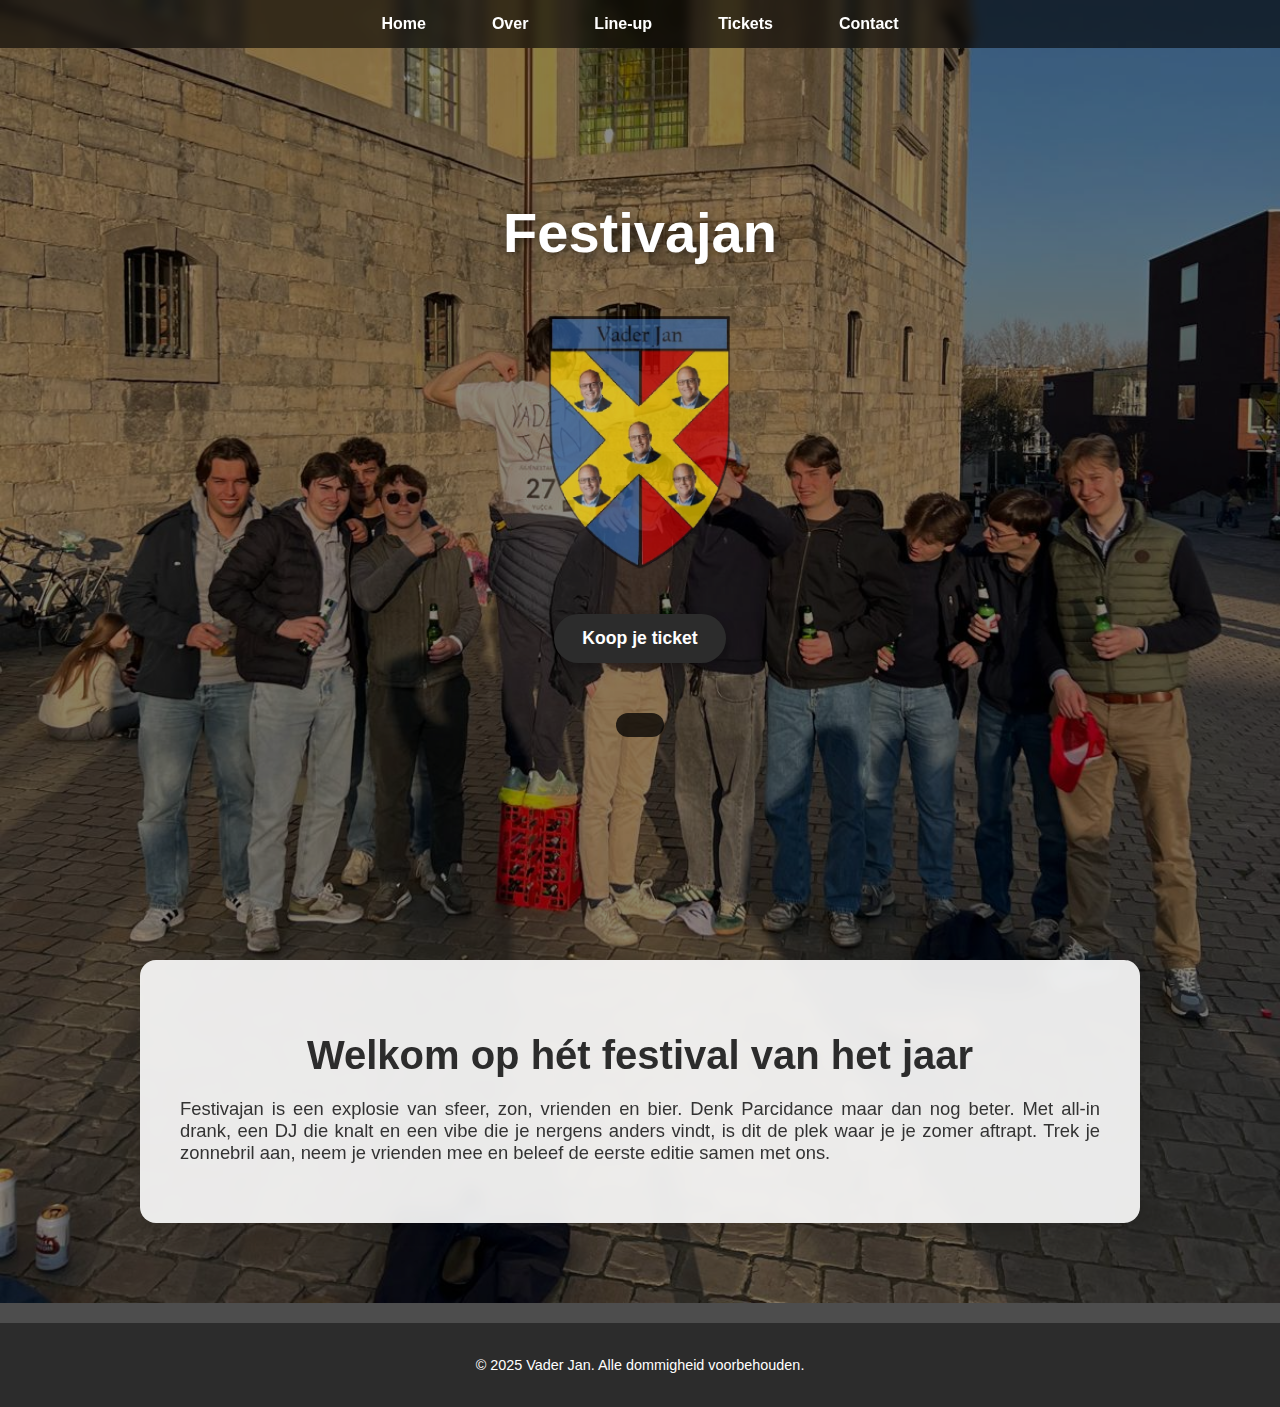
<file: index.html>
<!-- /index.html aangepast voor titel en knop boven/onder schild -->
<!DOCTYPE html>
<html lang="nl">
  <head>
    <meta charset="UTF-8" />
    <meta name="viewport" content="width=device-width, initial-scale=1.0" />
    <title>Festivajan 2025</title>
    <link rel="stylesheet" href="style.css" />
    <link rel="stylesheet" href="hamburger.css" />
    <meta
      name="description"
      content="Festivajan is het gekste studentenfestival van het jaar. All-in pintjes, zon, DJ's en pure sfeer in Gits."
    />
    <meta
      name="keywords"
      content="Festivajan, studentenfestival, Gits, zomer, tickets, pintjes, DJ, Vader Jan"
    />
    <meta name="author" content="Vader Jan" />
    <link rel="icon" type="image/png" href="images/Vader jan schild.png" />
  </head>
  <body>
    <!-- Hamburger menu knop (alleen zichtbaar op mobiel) -->
    <div class="hamburger" onclick="toggleMenu()">
      <div></div>
      <div></div>
      <div></div>
    </div>

    <!-- Navigatie bovenaan -->
    <nav id="main-nav">
      <ul class="nav-menu">
        <li><a href="index.html">Home</a></li>
        <li><a href="event.html">Over</a></li>
        <li><a href="lineup.html">Line-up</a></li>
        <li><a href="tickets.html">Tickets</a></li>
        <li><a href="contact.html">Contact</a></li>
      </ul>
    </nav>

    <!-- Hero met titel, schild en knop -->
    <div class="hero home-hero">
      <div class="hero-overlay">
        <h1 class="hero-title">Festivajan</h1>
        <img
          src="images/Vader jan schild.png"
          alt="Vader Jan Logo"
          class="logo centered-logo"
        />
        <a href="tickets.html" class="hero-button">Koop je ticket</a>
      </div>
      <div id="countdown" class="countdown-box fancy"></div>
    </div>

    <!-- Scroll-content onder de hero -->
    <main>
      <section class="intro">
        <h2>Welkom op hét festival van het jaar</h2>
        <p>
          Festivajan is een explosie van sfeer, zon, vrienden en bier. Denk
          Parcidance maar dan nog beter. Met all-in drank, een DJ die knalt en
          een vibe die je nergens anders vindt, is dit de plek waar je je zomer
          aftrapt. Trek je zonnebril aan, neem je vrienden mee en beleef de
          eerste editie samen met ons.
        </p>
      </section>
    </main>

    <footer>
      <p>&copy; 2025 Vader Jan. Alle dommigheid voorbehouden.</p>
    </footer>
    <script src="hamburger.js"></script>
    <script>
      const countdown = document.getElementById("countdown");
      const eventDate = new Date("August 9, 2025 18:00:00").getTime();
      const icons = ["\u23F3", "\u2728", "\uD83C\uDF1F", "\uD83C\uDF89"];
      let iconIndex = 0;

      setInterval(() => {
        const now = new Date().getTime();
        const distance = eventDate - now;

        if (distance <= 0) {
          countdown.innerHTML = "\uD83D\uDD25 Het is vandaag! \uD83D\uDD25";
          return;
        }

        const days = Math.floor(distance / (1000 * 60 * 60 * 24));
        const hours = Math.floor(
          (distance % (1000 * 60 * 60 * 24)) / (1000 * 60 * 60)
        );

        const currentIcon = icons[iconIndex];
        iconIndex = (iconIndex + 1) % icons.length;

        countdown.innerHTML = `${currentIcon} ${days}d ${hours}u tot Festivajan!`;
      }, 1500);
    </script>
  </body>
</html>
</file>
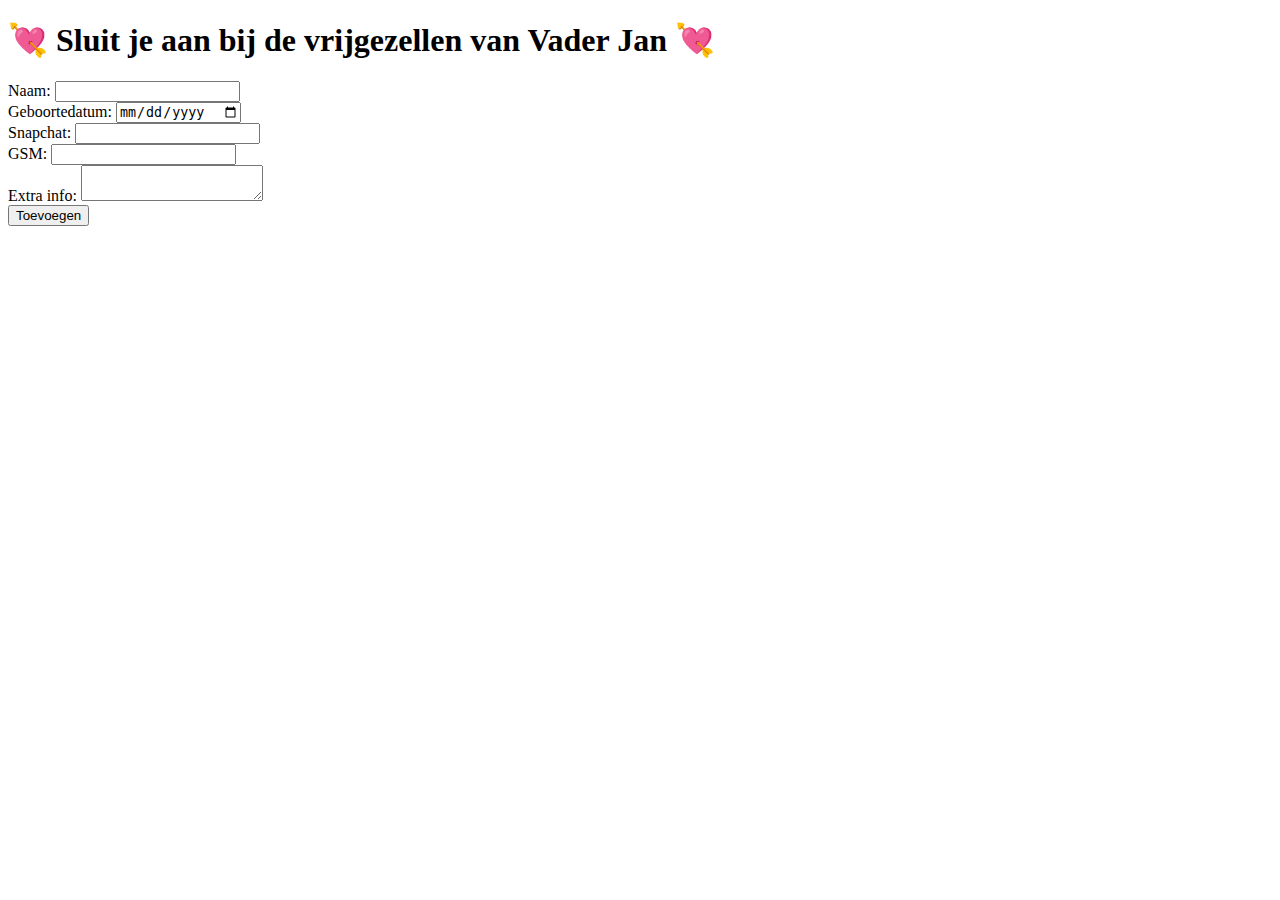
<file: aanmelden.html>
<!DOCTYPE html>
<html lang="nl">
  <head>
    <meta charset="UTF-8" />
    <title>Word een vrijgezel van Vader Jan</title>
    <link rel="icon" type="image/png" href="images/Vader jan schild.png" />
  </head>
  <body>
    <h1>💘 Sluit je aan bij de vrijgezellen van Vader Jan 💘</h1>
    <form action="https://vaderjan.infy.uk/verwerk.php" method="post">
      <label>Naam: <input type="text" name="naam" required /></label><br />
      <label
        >Geboortedatum:
        <input type="date" name="geboortedatum" required /></label
      ><br />
      <label>Snapchat: <input type="text" name="snapchat" /></label><br />
      <label>GSM: <input type="text" name="gsm" /></label><br />
      <label>Extra info: <textarea name="extra"></textarea></label><br />
      <button type="submit">Toevoegen</button>
    </form>
  </body>
</html>
</file>
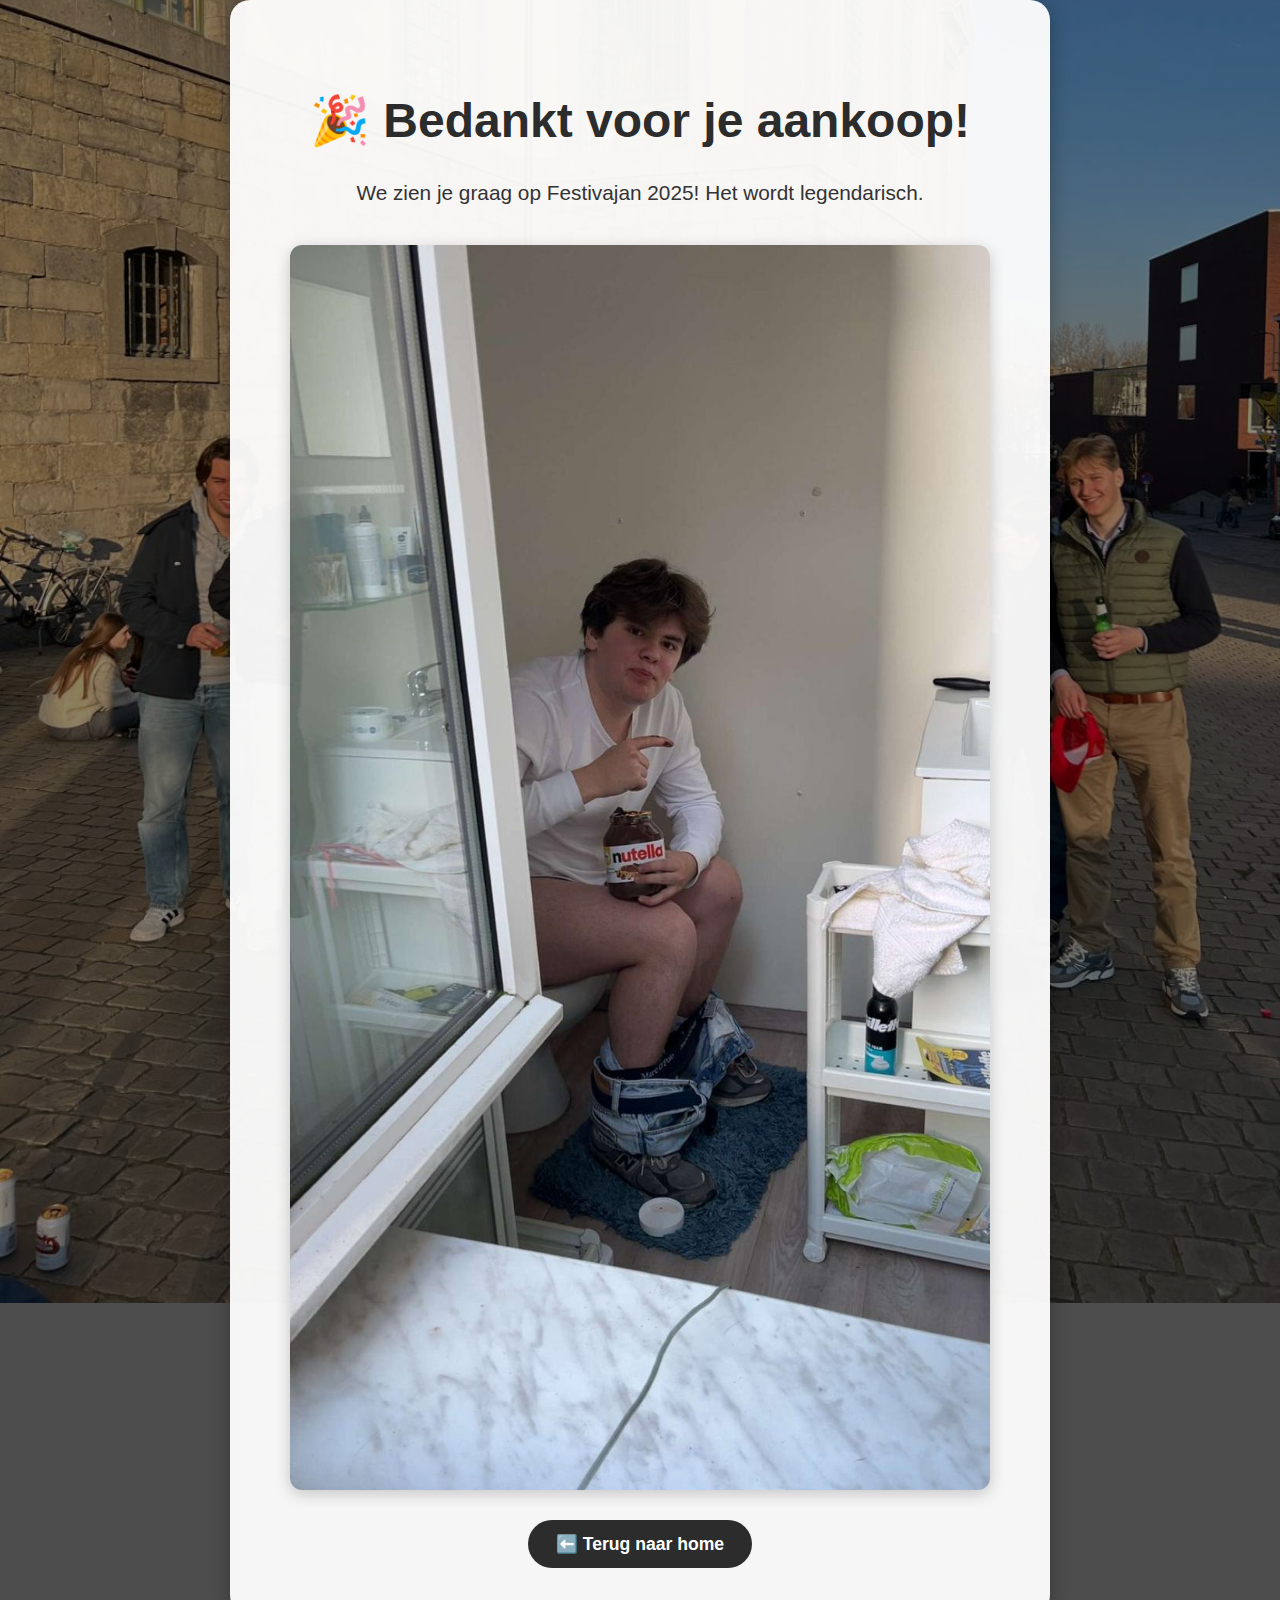
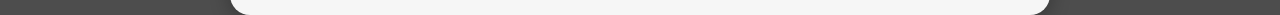
<file: bedankt.html>
<!DOCTYPE html>
<html lang="nl">
  <head>
    <meta charset="UTF-8" />
    <meta name="viewport" content="width=device-width, initial-scale=1.0" />
    <title>Bedankt voor je aankoop!</title>
    <link rel="stylesheet" href="style.css" />
    <link rel="icon" type="image/png" href="images/Vader jan schild.png" />
  </head>
  <body class="bedankt-page">
    <div class="thankyou-container">
      <h1>🎉 Bedankt voor je aankoop!</h1>
      <p>We zien je graag op Festivajan 2025! Het wordt legendarisch.</p>
      <img src="images/bedankt.jpeg" alt="Vader Jan sfeer" />
      <br />
      <a href="index.html" class="button">⬅️ Terug naar home</a>
    </div>
  </body>
</html>
</file>
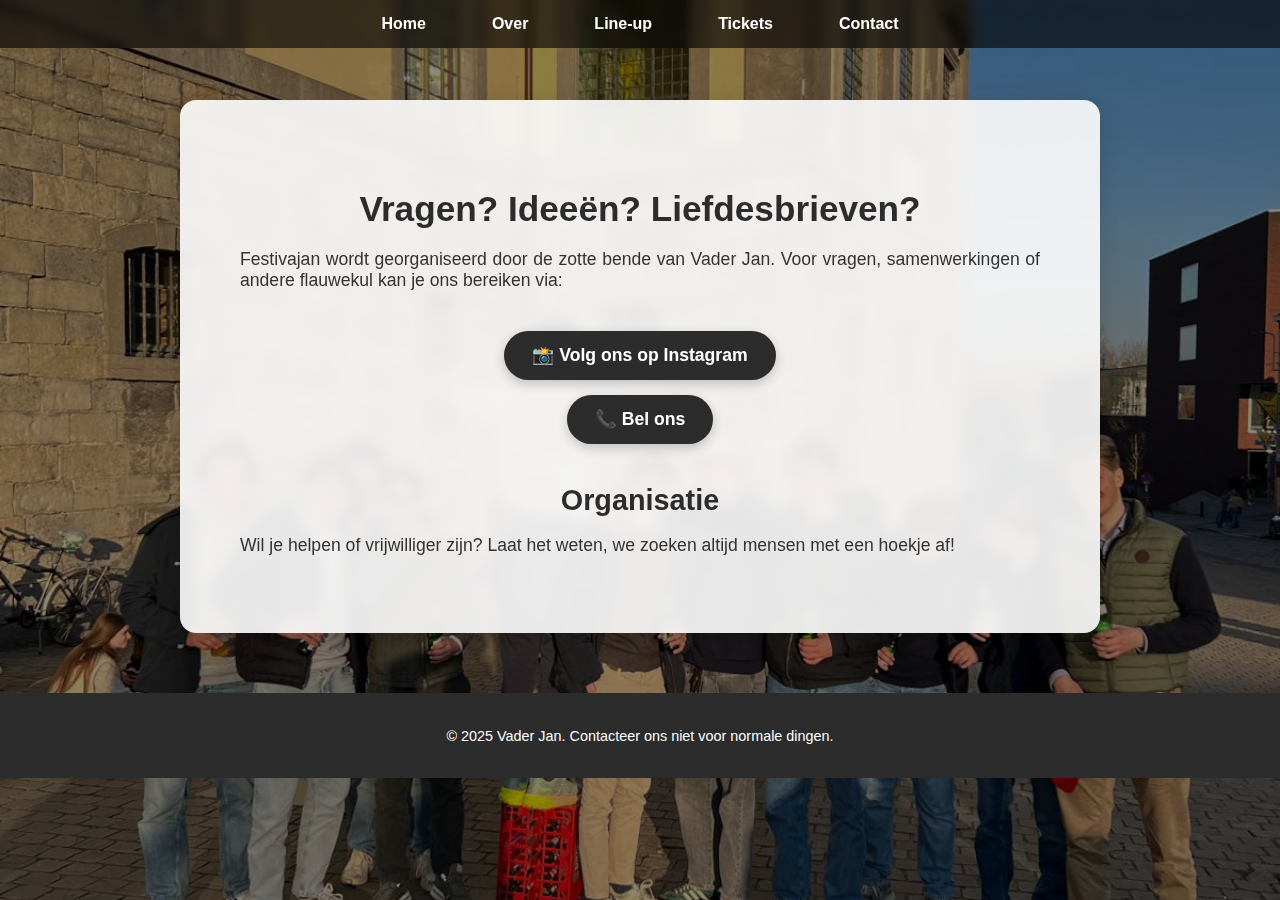
<file: contact.html>
<!DOCTYPE html>
<html lang="nl">
  <head>
    <meta charset="UTF-8" />
    <meta name="viewport" content="width=device-width, initial-scale=1.0" />
    <title>Contact - Festivajan 2025</title>
    <link rel="stylesheet" href="style.css" />
    <link rel="stylesheet" href="hamburger.css" />
    <meta name="description" content="Festivajan is het gekste studentenfestival van het jaar. All-in pintjes, zon, DJ's en pure sfeer in Gits.">
<meta name="keywords" content="Festivajan, studentenfestival, Gits, zomer, tickets, pintjes, DJ, Vader Jan">
<meta name="author" content="Vader Jan">
<link rel="icon" type="image/png" href="images/Vader jan schild.png" />
  </head>
  <body>
    <!-- Hamburger menu knop (alleen zichtbaar op mobiel) -->
    <div class="hamburger" onclick="toggleMenu()">
      <div></div>
      <div></div>
      <div></div>
    </div>

    <!-- Navigatie bovenaan -->
    <nav id="main-nav">
      <ul class="nav-menu">
        <li><a href="index.html">Home</a></li>
        <li><a href="event.html">Over</a></li>
        <li><a href="lineup.html">Line-up</a></li>
        <li><a href="tickets.html">Tickets</a></li>
        <li><a href="contact.html">Contact</a></li>
      </ul>
    </nav>
      </div>
    </header>

    <main class="contact-section">
      <h2>Vragen? Ideeën? Liefdesbrieven?</h2>
      <p>
        Festivajan wordt georganiseerd door de zotte bende van Vader Jan. Voor
        vragen, samenwerkingen of andere flauwekul kan je ons bereiken via:
      </p>

      <div class="contact-buttons">
        <a
          href="https://www.instagram.com/juleslejaeghere"
          target="_blank"
          class="contact-button"
        >
          📸 Volg ons op Instagram
        </a>
        <a href="tel:+32468131975" class="contact-button"> 📞 Bel ons </a>
      </div>

      <h3>Organisatie</h3>
      <p>
        Wil je helpen of vrijwilliger zijn? Laat het weten, we zoeken altijd
        mensen met een hoekje af!
      </p>
    </main>

    <footer>
      <p>&copy; 2025 Vader Jan. Contacteer ons niet voor normale dingen.</p>
    </footer>
    <script src="hamburger.js"></script>
  </body>
</html>
</file>
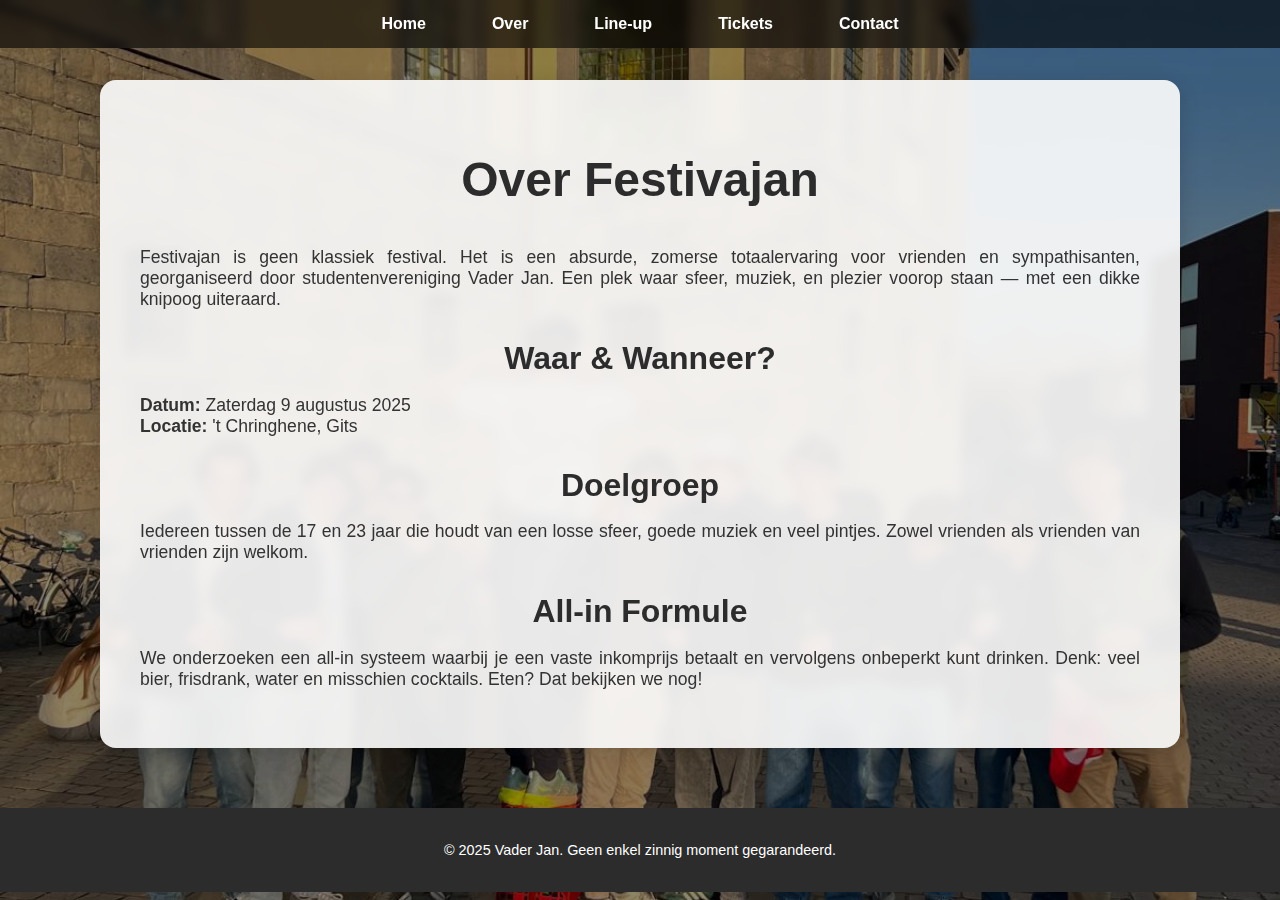
<file: event.html>
<!-- /event.html -->
<!DOCTYPE html>
<html lang="nl">
  <head>
    <meta charset="UTF-8" />
    <meta name="viewport" content="width=device-width, initial-scale=1.0" />
    <title>Over Festivajan</title>
    <link rel="stylesheet" href="style.css" />
    <link rel="stylesheet" href="hamburger.css" />
  </head>
  <body>
    <!-- Hamburger menu knop (alleen zichtbaar op mobiel) -->
    <div class="hamburger" onclick="toggleMenu()">
      <div></div>
      <div></div>
      <div></div>
    </div>

    <!-- Navigatie bovenaan -->
    <nav id="main-nav">
      <ul class="nav-menu">
        <li><a href="index.html">Home</a></li>
        <li><a href="event.html">Over</a></li>
        <li><a href="lineup.html">Line-up</a></li>
        <li><a href="tickets.html">Tickets</a></li>
        <li><a href="contact.html">Contact</a></li>
      </ul>
    </nav>
      </div>
    </header>

    <main class="event-section">
      <section>
        <h1 class="page-title">Over Festivajan</h1>
        <p>
          Festivajan is geen klassiek festival. Het is een absurde, zomerse
          totaalervaring voor vrienden en sympathisanten, georganiseerd door
          studentenvereniging Vader Jan. Een plek waar sfeer, muziek, en plezier
          voorop staan — met een dikke knipoog uiteraard.
        </p>

        <h2>Waar & Wanneer?</h2>
        <p>
          <strong>Datum:</strong> Zaterdag 9 augustus 2025<br />
          <strong>Locatie:</strong> 't Chringhene, Gits
        </p>

        <h2>Doelgroep</h2>
        <p>
          Iedereen tussen de 17 en 23 jaar die houdt van een losse sfeer, goede
          muziek en veel pintjes. Zowel vrienden als vrienden van vrienden zijn
          welkom.
        </p>

        <h2>All-in Formule</h2>
        <p>
          We onderzoeken een all-in systeem waarbij je een vaste inkomprijs
          betaalt en vervolgens onbeperkt kunt drinken. Denk: veel bier,
          frisdrank, water en misschien cocktails. Eten? Dat bekijken we nog!
        </p>
      </section>
    </main>

    <footer>
      <p>&copy; 2025 Vader Jan. Geen enkel zinnig moment gegarandeerd.</p>
    </footer>
    <script src="hamburger.js"></script>
  </body>
</html>
</file>
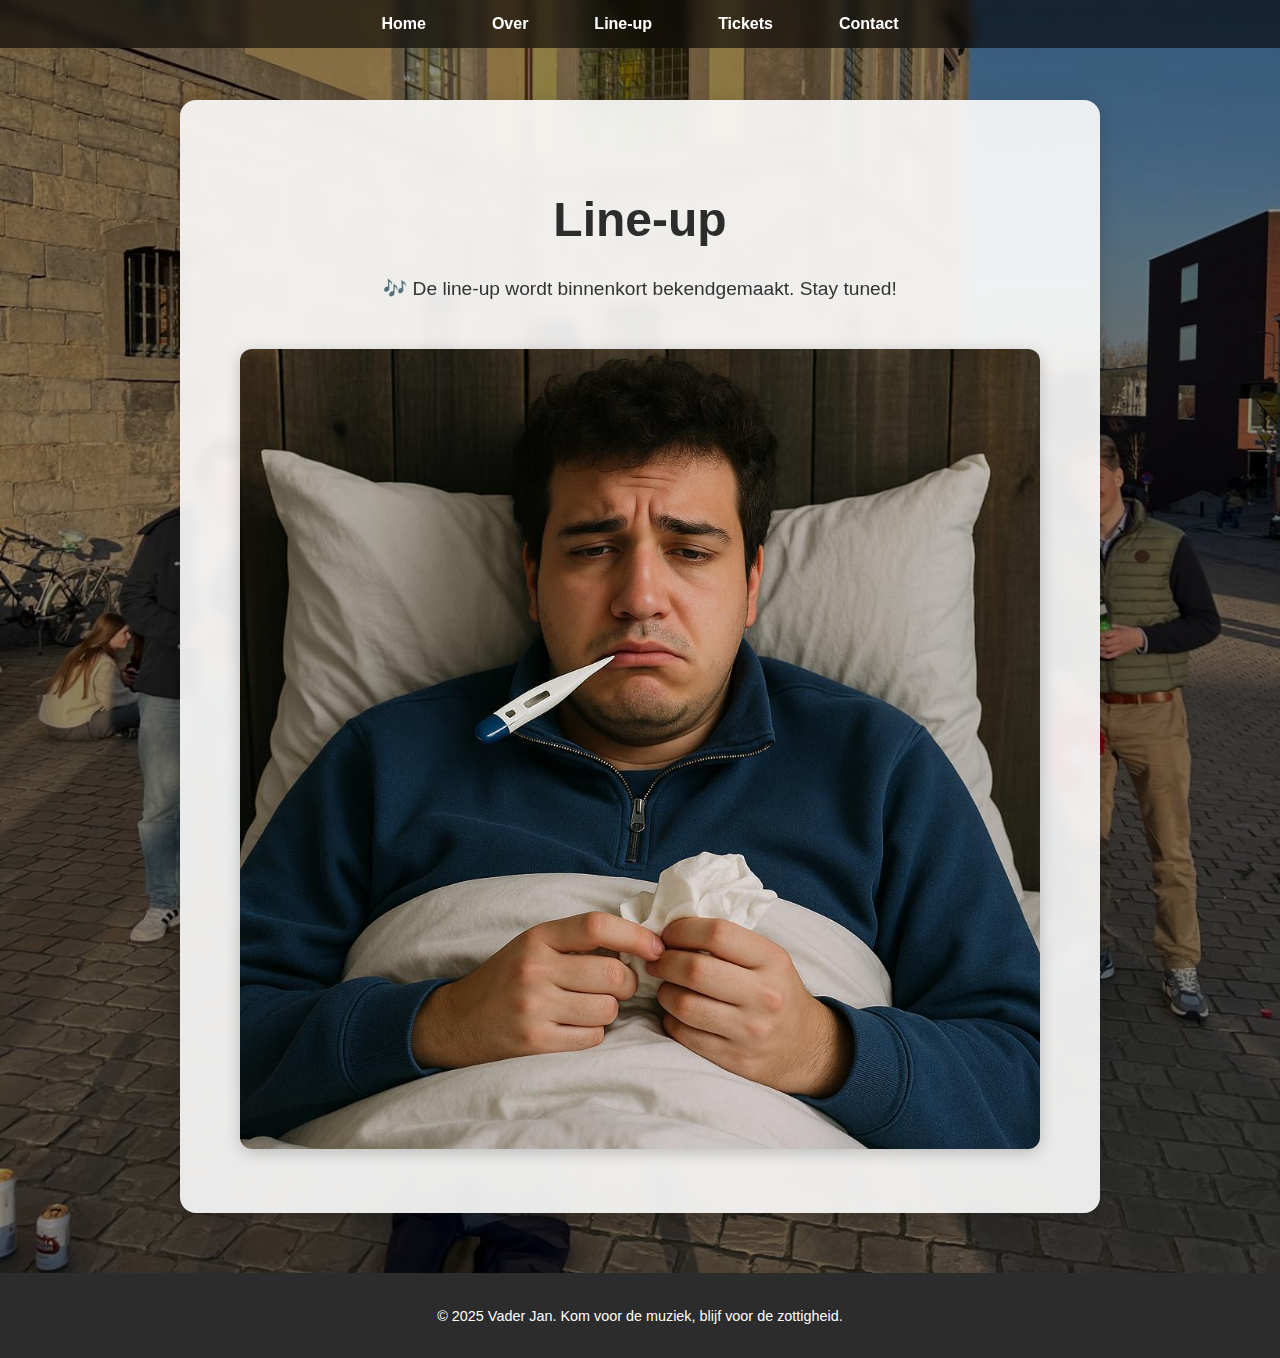
<file: lineup.html>
<!-- /lineup.html -->
<!DOCTYPE html>
<html lang="nl">
  <head>
    <meta charset="UTF-8" />
    <meta name="viewport" content="width=device-width, initial-scale=1.0" />
    <title>Line-up - Festivajan 2025</title>
    <link rel="stylesheet" href="style.css" />
    <link rel="stylesheet" href="hamburger.css" />
    <meta name="description" content="Festivajan is het gekste studentenfestival van het jaar. All-in pintjes, zon, DJ's en pure sfeer in Gits.">
<meta name="keywords" content="Festivajan, studentenfestival, Gits, zomer, tickets, pintjes, DJ, Vader Jan">
<meta name="author" content="Vader Jan">
<link rel="icon" type="image/png" href="images/Vader jan schild.png" />
  </head>
  <body>
    <!-- Hamburger menu knop (alleen zichtbaar op mobiel) -->
    <div class="hamburger" onclick="toggleMenu()">
      <div></div>
      <div></div>
      <div></div>
    </div>

    <!-- Navigatie bovenaan -->
    <nav id="main-nav">
      <ul class="nav-menu">
        <li><a href="index.html">Home</a></li>
        <li><a href="event.html">Over</a></li>
        <li><a href="lineup.html">Line-up</a></li>
        <li><a href="tickets.html">Tickets</a></li>
        <li><a href="contact.html">Contact</a></li>
      </ul>
    </nav>
      </div>
    </header>

    <main class="lineup-section">
      <h1>Line-up</h1>
      <p>🎶 De line-up wordt binnenkort bekendgemaakt. Stay tuned!</p>
      <img
        src="images/lineup_foto.jpeg"
        alt="To be announced"
        class="lineup-image"
      />
    </main>

    <footer>
      <p>
        &copy; 2025 Vader Jan. Kom voor de muziek, blijf voor de zottigheid.
      </p>
    </footer>
    <script src="hamburger.js"></script>
  </body>
</html>
</file>
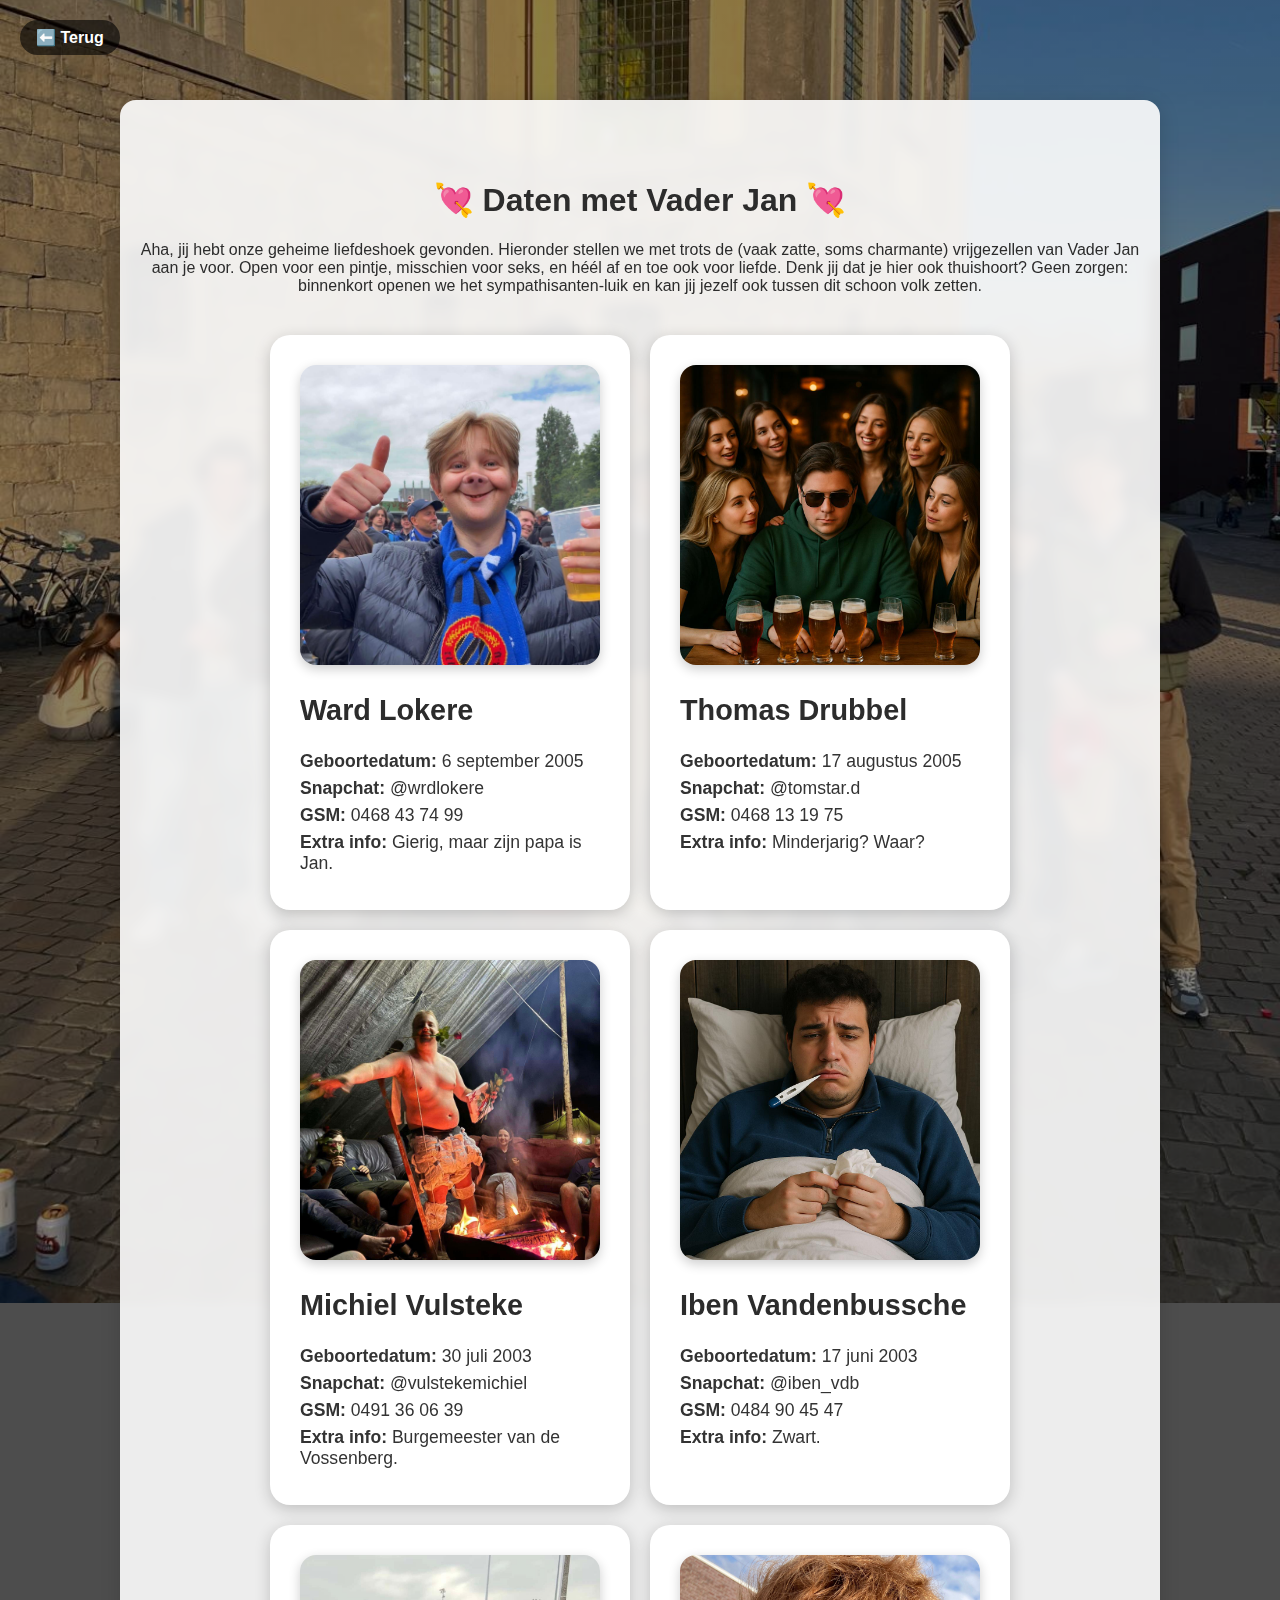
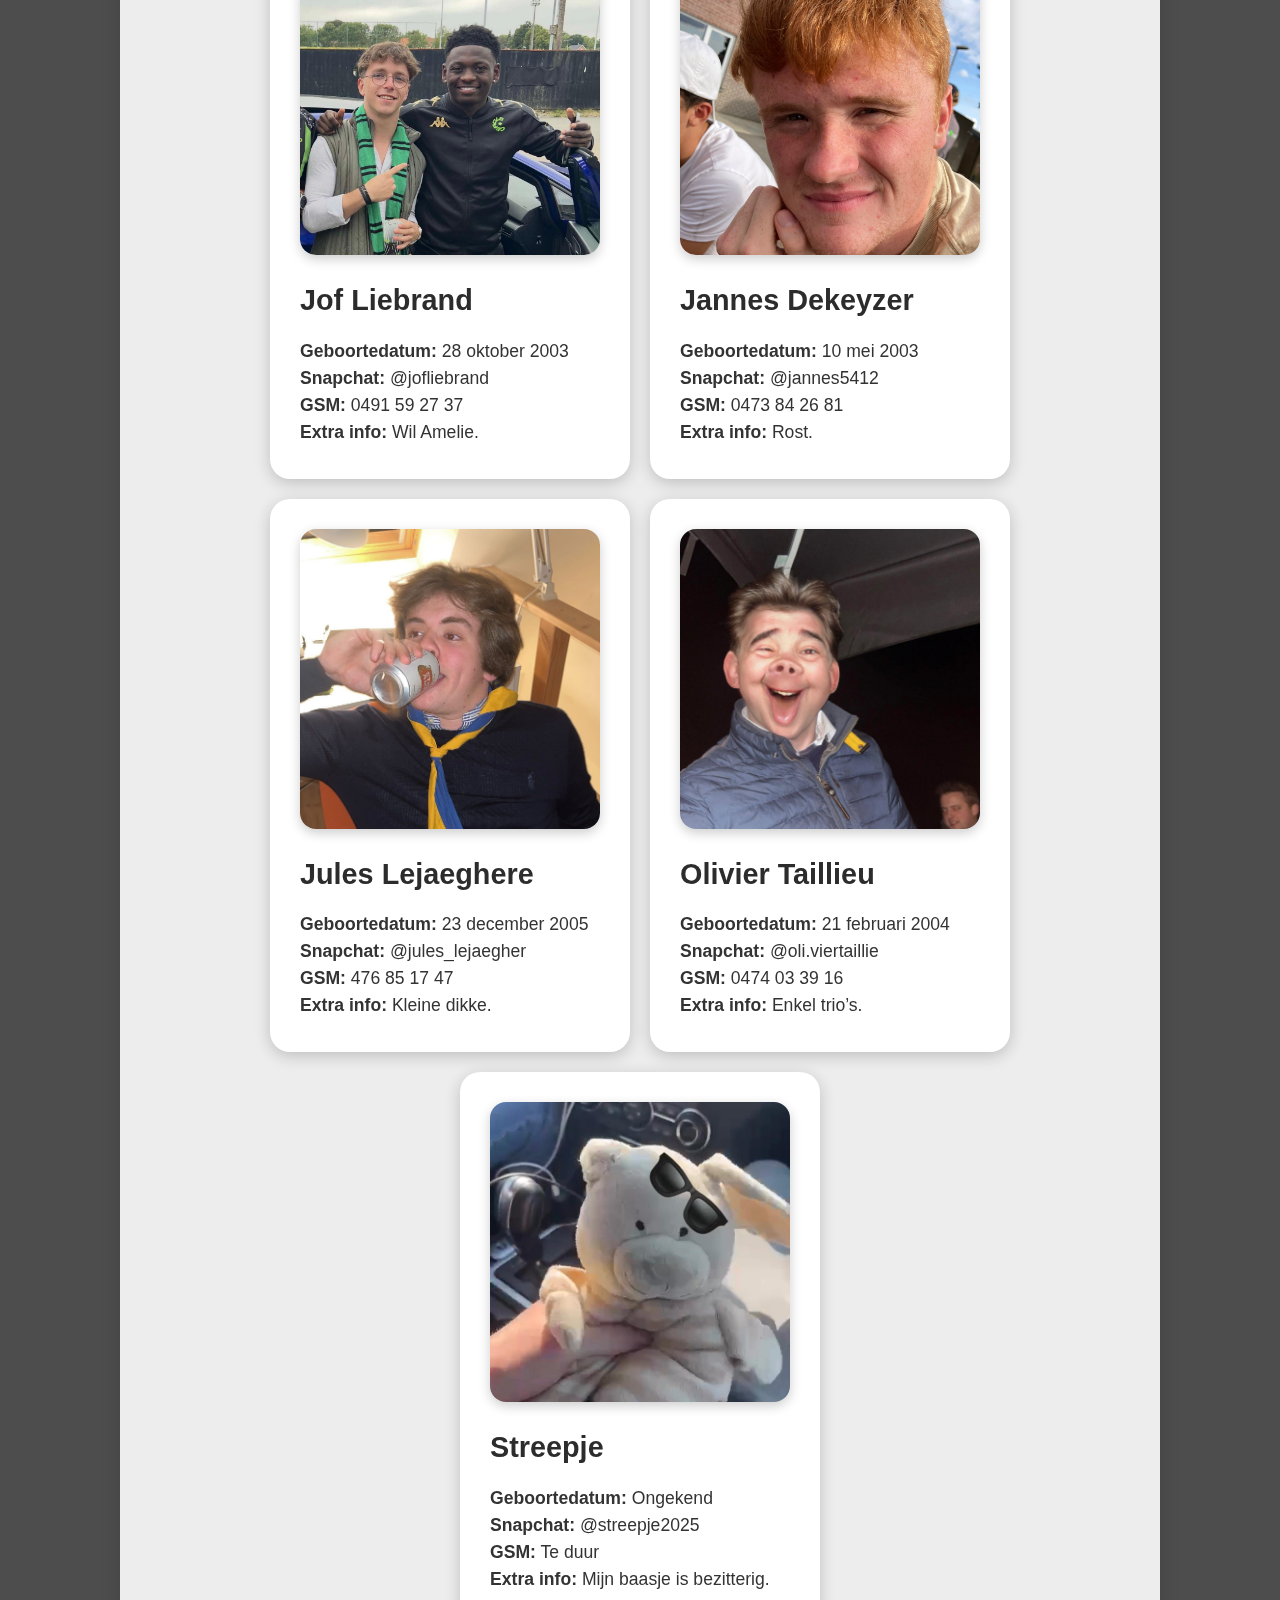
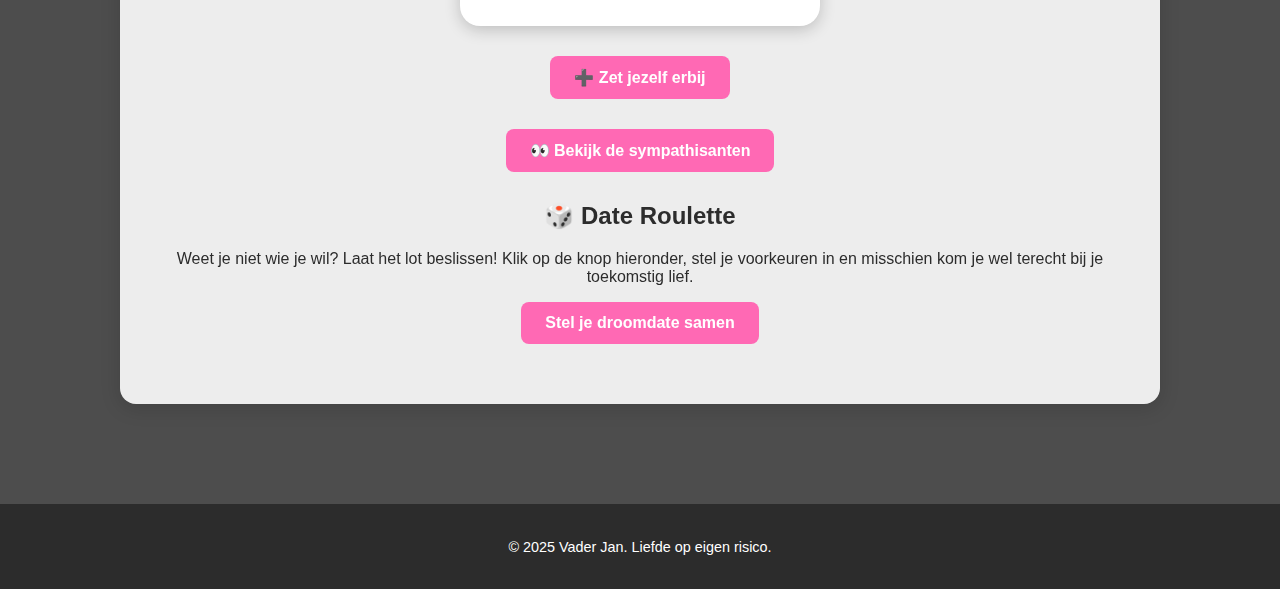
<file: singles.html>
<!DOCTYPE html>
<html lang="nl">
  <head>
    <meta charset="UTF-8" />
    <meta name="viewport" content="width=device-width, initial-scale=1.0" />
    <title>Vrijgezellen van Vader Jan</title>
    <link rel="stylesheet" href="style.css" />
    <link rel="stylesheet" href="hamburger.css" />
    <link rel="icon" type="image/png" href="images/Vader jan schild.png" />
  </head>
  <body>
    <a href="contact.html" class="back-button">⬅️ Terug</a>

    <main class="singles-page">
      <h1>💘 Daten met Vader Jan 💘</h1>
      <p>
        Aha, jij hebt onze geheime liefdeshoek gevonden. Hieronder stellen we
        met trots de (vaak zatte, soms charmante) vrijgezellen van Vader Jan aan
        je voor. Open voor een pintje, misschien voor seks, en héél af en toe
        ook voor liefde. Denk jij dat je hier ook thuishoort? Geen zorgen:
        binnenkort openen we het sympathisanten-luik en kan jij jezelf ook
        tussen dit schoon volk zetten.
      </p>

      <div class="profiles-container">
        <div class="single-profile">
          <img src="images/ward.jpeg" alt="Ward Lokere" class="profile-pic" />
          <h2>Ward Lokere</h2>
          <p><strong>Geboortedatum:</strong> 6 september 2005</p>
          <p>
            <strong>Snapchat:</strong>
            <a href="https://www.snapchat.com/add/wrdlokere" target="_blank"
              >@wrdlokere</a
            >
          </p>
          <p>
            <strong>GSM:</strong> <a href="tel:+32468437499">0468 43 74 99</a>
          </p>
          <p><strong>Extra info:</strong> Gierig, maar zijn papa is Jan.</p>
        </div>

        <div class="single-profile">
          <img
            src="images/thomas.jpeg"
            alt="Thomas Drubbel"
            class="profile-pic"
          />
          <h2>Thomas Drubbel</h2>
          <p><strong>Geboortedatum:</strong> 17 augustus 2005</p>
          <p>
            <strong>Snapchat:</strong>
            <a href="https://www.snapchat.com/add/tomstar.d" target="_blank"
              >@tomstar.d</a
            >
          </p>
          <p>
            <strong>GSM:</strong> <a href="tel:+32468131975">0468 13 19 75</a>
          </p>
          <p><strong>Extra info:</strong> Minderjarig? Waar?</p>
        </div>

        <div class="single-profile">
          <img
            src="images/michiel.jpeg"
            alt="Michiel Vulsteke"
            class="profile-pic"
          />
          <h2>Michiel Vulsteke</h2>
          <p><strong>Geboortedatum:</strong> 30 juli 2003</p>
          <p>
            <strong>Snapchat:</strong>
            <a
              href="https://www.snapchat.com/add/vulstekemichiel"
              target="_blank"
              >@vulstekemichiel</a
            >
          </p>
          <p><strong>GSM:</strong> 0491 36 06 39</p>
          <p><strong>Extra info:</strong> Burgemeester van de Vossenberg.</p>
        </div>

        <div class="single-profile">
          <img
            src="images/lineup_foto.jpeg"
            alt="Iben Vandenbussche"
            class="profile-pic"
          />
          <h2>Iben Vandenbussche</h2>
          <p><strong>Geboortedatum:</strong> 17 juni 2003</p>
          <p>
            <strong>Snapchat:</strong>
            <a href="https://www.snapchat.com/add/iben_vdb" target="_blank"
              >@iben_vdb</a
            >
          </p>
          <p><strong>GSM:</strong> 0484 90 45 47</p>
          <p><strong>Extra info:</strong> Zwart.</p>
        </div>

        <div class="single-profile">
          <img src="images/jof.jpeg" alt="Jof Liebrand" class="profile-pic" />
          <h2>Jof Liebrand</h2>
          <p><strong>Geboortedatum:</strong> 28 oktober 2003</p>
          <p>
            <strong>Snapchat:</strong>
            <a href="https://www.snapchat.com/add/jofliebrand" target="_blank"
              >@jofliebrand</a
            >
          </p>
          <p>
            <strong>GSM:</strong> <a href="tel:+32491592737">0491 59 27 37</a>
          </p>
          <p><strong>Extra info:</strong> Wil Amelie.</p>
        </div>
        <div class="single-profile">
          <img
            src="images/jannes.jpeg"
            alt="Jannes Dekeyzer"
            class="profile-pic"
          />
          <h2>Jannes Dekeyzer</h2>
          <p><strong>Geboortedatum:</strong> 10 mei 2003</p>
          <p>
            <strong>Snapchat:</strong>
            <a href="https://www.snapchat.com/add/jannes5412" target="_blank"
              >@jannes5412</a
            >
          </p>
          <p>
            <strong>GSM:</strong> <a href="tel:+32473842681">0473 84 26 81</a>
          </p>
          <p><strong>Extra info:</strong> Rost.</p>
        </div>

        <div class="single-profile">
          <img
            src="images/jules.jpeg"
            alt="Jules Lejaeghere"
            class="profile-pic"
          />
          <h2>Jules Lejaeghere</h2>
          <p><strong>Geboortedatum:</strong> 23 december 2005</p>
          <p>
            <strong>Snapchat:</strong>
            <a
              href="https://www.snapchat.com/add/jules_lejaegher"
              target="_blank"
              >@jules_lejaegher</a
            >
          </p>
          <p><strong>GSM:</strong> 476 85 17 47</p>
          <p><strong>Extra info:</strong> Kleine dikke.</p>
        </div>

        <div class="single-profile">
          <img
            src="images/olivier.jpeg"
            alt="Olivier Taillieu"
            class="profile-pic"
          />
          <h2>Olivier Taillieu</h2>
          <p><strong>Geboortedatum:</strong> 21 februari 2004</p>
          <p>
            <strong>Snapchat:</strong>
            <a
              href="https://www.snapchat.com/add/oli.viertaillie"
              target="_blank"
              >@oli.viertaillie</a
            >
          </p>
          <p>
            <strong>GSM:</strong> <a href="tel:+32474033916">0474 03 39 16</a>
          </p>
          <p><strong>Extra info:</strong> Enkel trio’s.</p>
        </div>

        <div class="single-profile">
          <img src="images/streepje.jpeg" alt="Streepje" class="profile-pic" />
          <h2>Streepje</h2>
          <p><strong>Geboortedatum:</strong> Ongekend</p>
          <p>
            <strong>Snapchat:</strong>
            <a href="https://www.snapchat.com/add/streepje2025" target="_blank"
              >@streepje2025</a
            >
          </p>
          <p><strong>GSM:</strong> Te duur</p>
          <p><strong>Extra info:</strong> Mijn baasje is bezitterig.</p>
        </div>
      </div>

      <div class="aanmeld-knop-container">
        <a href="https://vaderjan.infy.uk/aanmelden.html" class="aanmeld-knop">
          ➕ Zet jezelf erbij
        </a>
      </div>

      <div class="aanmeld-knop-container">
        <a
          href="https://vaderjan.infy.uk/dynamic_singles.php"
          class="aanmeld-knop"
        >
          👀 Bekijk de sympathisanten
        </a>
      </div>

      <section class="date-roulette-section">
        <h2>🎲 Date Roulette</h2>
        <p>
          Weet je niet wie je wil? Laat het lot beslissen! Klik op de knop
          hieronder, stel je voorkeuren in en misschien kom je wel terecht bij
          je toekomstig lief.
        </p>
        <a
          href="https://vaderjan.infy.uk/date_roulette_select.html"
          class="aanmeld-knop"
        >
          Stel je droomdate samen
        </a>
      </section>
    </main>

    <footer>
      <p>&copy; 2025 Vader Jan. Liefde op eigen risico.</p>
    </footer>
  </body>
</html>
</file>
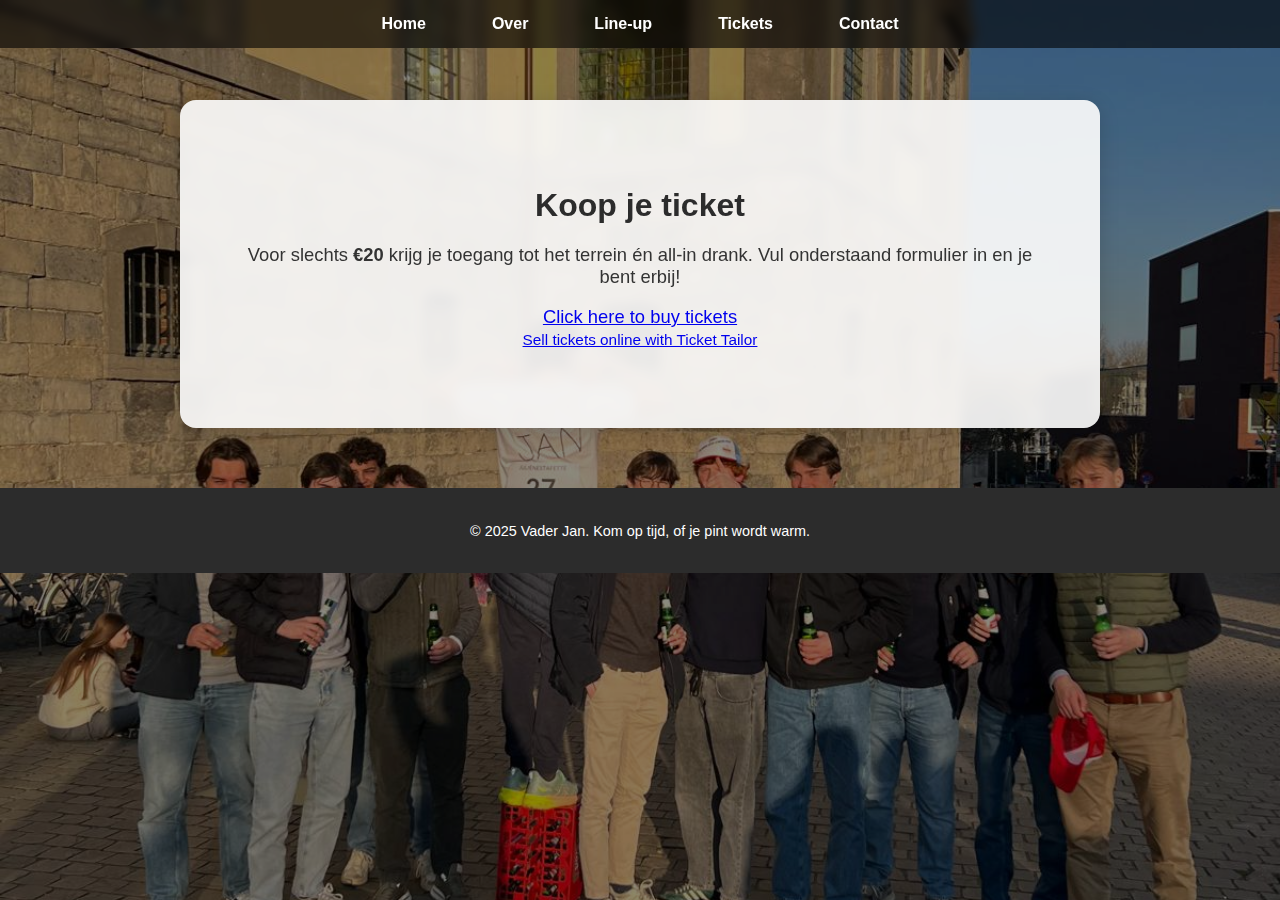
<file: tickets.html>
<!-- /tickets.html -->
<!DOCTYPE html>
<html lang="nl">
  <head>
    <meta charset="UTF-8" />
    <meta name="viewport" content="width=device-width, initial-scale=1.0" />
    <title>Tickets - Festivajan 2025</title>
    <link rel="stylesheet" href="style.css" />
    <link rel="stylesheet" href="hamburger.css" />
    <meta name="description" content="Festivajan is het gekste studentenfestival van het jaar. All-in pintjes, zon, DJ's en pure sfeer in Gits.">
<meta name="keywords" content="Festivajan, studentenfestival, Gits, zomer, tickets, pintjes, DJ, Vader Jan">
<meta name="author" content="Vader Jan">
<link rel="icon" type="image/png" href="images/Vader jan schild.png" />
  </head>
  <body>
    <!-- Hamburger menu knop (alleen zichtbaar op mobiel) -->
    <div class="hamburger" onclick="toggleMenu()">
      <div></div>
      <div></div>
      <div></div>
    </div>

    <!-- Navigatie bovenaan -->
    <nav id="main-nav">
      <ul class="nav-menu">
        <li><a href="index.html">Home</a></li>
        <li><a href="event.html">Over</a></li>
        <li><a href="lineup.html">Line-up</a></li>
        <li><a href="tickets.html">Tickets</a></li>
        <li><a href="contact.html">Contact</a></li>
      </ul>
    </nav>
      </div>
    </header>

    <main class="ticket-section">
      <h2>Koop je ticket</h2>
      <p>
        Voor slechts <strong>&euro;20</strong> krijg je toegang tot het terrein
        én all-in drank. Vul onderstaand formulier in en je bent erbij!
      </p>

      <!-- Ticket Tailor Widget. Paste this into your website where you want the widget to appear. Do not change the code or the widget may not work properly. -->
<div class="tt-widget"><div class="tt-widget-fallback"><p><a href="https://www.tickettailor.com/all-tickets/vaderjan/?ref=website_widget&show_search_filter=true&show_date_filter=true&show_sort=true" target="_blank">Click here to buy tickets</a><br /><small><a href="https://www.tickettailor.com?rf=wdg_249748" class="tt-widget-powered">Sell tickets online with Ticket Tailor</a></small></p></div><script src="https://cdn.tickettailor.com/js/widgets/min/widget.js" data-url="https://www.tickettailor.com/all-tickets/vaderjan/?ref=website_widget&show_search_filter=true&show_date_filter=true&show_sort=true" data-type="inline" data-inline-minimal="true" data-inline-show-logo="false" data-inline-bg-fill="false" data-inline-inherit-ref-from-url-param="" data-inline-ref="website_widget"></script></div><!-- End of Ticket Tailor Widget -->
    </main>

    <footer>
      <p>&copy; 2025 Vader Jan. Kom op tijd, of je pint wordt warm.</p>
    </footer>

    <script>
      document
        .getElementById("ticketForm")
        .addEventListener("submit", function (e) {
          e.preventDefault();
          document.getElementById("confirmation").style.display = "block";
          this.reset();
        });
    </script>
    <script src="hamburger.js"></script>
  </body>
</html>
</file>
<file: style.css>
/* Algemene stijl voor alle pagina's */
body,
html {
  margin: 0;
  padding: 0;
  font-family: "Segoe UI", Tahoma, Geneva, Verdana, sans-serif;
  color: #2c2c2c;
  scroll-behavior: smooth;
  background: linear-gradient(rgba(0, 0, 0, 0.45), rgba(0, 0, 0, 0.45)),
    url("images/Vader Jan groepsfoto.jpeg") center/cover no-repeat fixed;
}

/* Hero achtergrond met donkere overlay */
.hero.home-hero {
  position: relative;
  width: 100%;
  height: 100vh;
  display: flex;
  align-items: center;
  justify-content: center;
  flex-direction: column;
  text-align: center;
  z-index: 2;
}

.hero-overlay {
  z-index: 2;
  text-align: center;
  display: flex;
  flex-direction: column;
  align-items: center;
  justify-content: center;
}

.hero-title {
  font-size: 3.5rem;
  color: white;
  margin-bottom: 20px;
  text-shadow: 2px 2px 10px rgba(0, 0, 0, 0.5);
}

.hero-button {
  display: inline-block;
  margin-top: 20px;
  background: #2c2c2c;
  color: white;
  padding: 14px 28px;
  text-decoration: none;
  border-radius: 30px;
  font-weight: bold;
  font-size: 1.1rem;
  box-shadow: 0 4px 12px rgba(0, 0, 0, 0.3);
  transition: background 0.3s ease, transform 0.2s ease;
}

.hero-button:hover {
  background: #1a1a1a;
  transform: scale(1.05);
}

.logo.centered-logo {
  display: block;
  margin: 20px auto;
  width: 200px;
  opacity: 0.7;
  z-index: 1;
}

/* Bovenaan navigatie */
nav {
  position: fixed;
  top: 0;
  width: 100%;
  background: rgba(0, 0, 0, 0.6);
  backdrop-filter: blur(6px);
  z-index: 1000;
}

.nav-menu {
  list-style: none;
  display: flex;
  justify-content: center;
  margin: 0;
  padding: 15px 0;
  gap: 30px;
}

.nav-menu a {
  color: white;
  text-decoration: none;
  font-weight: bold;
  font-size: 1rem;
  padding: 8px 18px;
  border-radius: 20px;
  transition: background 0.3s ease;
}

.nav-menu a:hover {
  background: rgba(255, 255, 255, 0.2);
}

/* Scroll-sectie onder de hero */
main {
  padding: 60px 20px 40px;
  max-width: 1000px;
  margin: auto;
  background: transparent;
}

.intro {
  background: rgba(255, 255, 255, 0.9);
  padding: 40px;
  border-radius: 16px;
  box-shadow: 0 4px 20px rgba(0, 0, 0, 0.15);
  backdrop-filter: blur(6px);
  text-align: justify;
}

.intro h2 {
  font-size: 2.5rem;
  color: #2c2c2c;
  margin-bottom: 20px;
  text-align: center;
}

.intro p {
  font-size: 1.15rem;
  color: #333;
}

/* Enkel voor Over-pagina */
.event-section {
  background: rgba(255, 255, 255, 0.9);
  padding: 40px;
  border-radius: 16px;
  box-shadow: 0 4px 20px rgba(0, 0, 0, 0.15);
  backdrop-filter: blur(6px);
  text-align: justify;
  margin-top: 80px;
}

.event-section h1.page-title {
  font-size: 3rem;
  text-align: center;
  color: #2c2c2c;
  margin-bottom: 40px;
}

.event-section h2 {
  font-size: 2rem;
  color: #2c2c2c;
  margin-top: 30px;
  margin-bottom: 10px;
  text-align: center;
}

.event-section p {
  font-size: 1.1rem;
  color: #333;
}

/* Enkel voor lineup pagina */
.lineup-section {
  background: rgba(255, 255, 255, 0.9);
  padding: 60px;
  border-radius: 16px;
  box-shadow: 0 4px 20px rgba(0, 0, 0, 0.15);
  backdrop-filter: blur(6px);
  text-align: center;
  margin-top: 100px;
  max-width: 800px;
  margin-left: auto;
  margin-right: auto;
}

.lineup-section h1 {
  font-size: 3rem;
  color: #2c2c2c;
  margin-bottom: 30px;
}

.lineup-section p {
  font-size: 1.2rem;
  color: #333;
}

/* Enkel voor tickets pagina */
.ticket-section {
  background: rgba(255, 255, 255, 0.9);
  padding: 60px;
  border-radius: 16px;
  box-shadow: 0 4px 20px rgba(0, 0, 0, 0.15);
  backdrop-filter: blur(6px);
  text-align: center;
  margin-top: 100px;
  max-width: 800px;
  margin-left: auto;
  margin-right: auto;
}

.ticket-section h2 {
  font-size: 2rem;
  color: #2c2c2c;
  margin-bottom: 20px;
}

.ticket-section p {
  font-size: 1.15rem;
  color: #333;
}

.ticket-section form {
  margin-top: 30px;
  display: flex;
  flex-direction: column;
  align-items: center;
  gap: 15px;
}

.ticket-section label {
  font-weight: bold;
  margin-bottom: 5px;
}

.ticket-section input {
  padding: 10px;
  border: 1px solid #ccc;
  border-radius: 8px;
  width: 80%;
  max-width: 400px;
}

.ticket-section .button {
  display: inline-block;
  background: #2c2c2c;
  color: white;
  padding: 14px 28px;
  border: none;
  border-radius: 30px;
  font-weight: bold;
  font-size: 1.1rem;
  cursor: pointer;
  transition: background 0.3s ease, transform 0.2s ease;
}

.ticket-section .button:hover {
  background: #1a1a1a;
  transform: scale(1.05);
}

footer {
  background: #2c2c2c;
  color: white;
  text-align: center;
  padding: 20px;
  margin-top: 60px;
  font-size: 0.9rem;
}

/* Verberg schild standaard */
.logo {
  display: none;
}

.lineup-image {
  margin-top: 30px;
  max-width: 100%;
  height: auto;
  border-radius: 12px;
  box-shadow: 0 4px 16px rgba(0, 0, 0, 0.2);
}

/* Enkel voor contactpagina */
.contact-section {
  background: rgba(255, 255, 255, 0.9);
  padding: 60px;
  border-radius: 16px;
  box-shadow: 0 4px 20px rgba(0, 0, 0, 0.15);
  backdrop-filter: blur(6px);
  text-align: justify;
  margin-top: 100px;
  max-width: 800px;
  margin-left: auto;
  margin-right: auto;
}

.contact-section h2 {
  font-size: 2.2rem;
  color: #2c2c2c;
  margin-bottom: 20px;
  text-align: center;
}

.contact-section h3 {
  font-size: 1.8rem;
  margin-top: 40px;
  margin-bottom: 10px;
  text-align: center;
  color: #2c2c2c;
}

.contact-section p,
.contact-section li {
  font-size: 1.1rem;
  color: #333;
}

.contact-section ul {
  padding-left: 20px;
}

.contact-buttons {
  margin-top: 40px;
  text-align: center;
  display: flex;
  flex-direction: column;
  gap: 15px;
  align-items: center;
}

.contact-button {
  display: inline-block;
  background: #2c2c2c;
  color: white;
  padding: 14px 28px;
  border-radius: 30px;
  font-weight: bold;
  font-size: 1.1rem;
  text-decoration: none;
  box-shadow: 0 4px 12px rgba(0, 0, 0, 0.2);
  transition: background 0.3s ease, transform 0.2s ease;
}

.contact-button:hover {
  background: #1a1a1a;
  transform: scale(1.05);
}

/* Mobile responsiveness */
@media (max-width: 768px) {
  /* Navigatie */
  .nav-menu {
    flex-direction: column;
    gap: 10px;
    padding: 10px 0;
  }

  .nav-menu a {
    padding: 10px;
    font-size: 1.2rem;
  }

  /* Hero title & knop */
  .hero-title {
    font-size: 2.5rem;
    padding: 0 10px;
  }

  .hero-button {
    padding: 12px 24px;
    font-size: 1rem;
  }

  /* Secties */
  .intro,
  .event-section,
  .lineup-section,
  .ticket-section,
  .contact-section {
    padding: 30px 20px;
    margin: 60px 10px;
    max-width: 95%;
  }

  .intro h2,
  .event-section h1.page-title,
  .lineup-section h1,
  .ticket-section h2,
  .contact-section h2 {
    font-size: 1.8rem;
  }

  .intro p,
  .event-section p,
  .lineup-section p,
  .ticket-section p,
  .contact-section p {
    font-size: 1rem;
  }

  /* Formulieren */
  .ticket-section input {
    width: 90%;
  }

  /* Knoppen */
  .contact-button,
  .hero-button,
  .ticket-section .button {
    width: 80%;
    font-size: 1rem;
  }

  /* Logo afmetingen */
  .logo.centered-logo {
    width: 150px;
  }

  .lineup-image {
    width: 100%;
    border-radius: 10px;
  }

  /* Algemene centrering indien nodig */
  h1,
  h2,
  h3,
  p,
  ul,
  form {
    text-align: center;
  }
}

/* Bedankt-pagina */
body.bedankt-page {
  display: flex;
  justify-content: center;
  align-items: center;
  min-height: 100vh;
  background: linear-gradient(rgba(0, 0, 0, 0.45), rgba(0, 0, 0, 0.45)),
    url("images/Vader Jan groepsfoto.jpeg") center/cover no-repeat fixed;
  margin: 0;
  font-family: "Segoe UI", Tahoma, Geneva, Verdana, sans-serif;
}

.thankyou-container {
  background: rgba(255, 255, 255, 0.95);
  padding: 60px;
  border-radius: 20px;
  box-shadow: 0 4px 20px rgba(0, 0, 0, 0.3);
  text-align: center;
  max-width: 700px;
}

.thankyou-container h1 {
  font-size: 3rem;
  color: #2c2c2c;
}

.thankyou-container p {
  font-size: 1.3rem;
  color: #333;
  margin-bottom: 40px;
}

.thankyou-container img {
  max-width: 100%;
  border-radius: 12px;
  box-shadow: 0 4px 16px rgba(0, 0, 0, 0.2);
  margin-bottom: 40px;
}

.thankyou-container a.button {
  background: #2c2c2c;
  color: white;
  padding: 14px 28px;
  border-radius: 30px;
  font-weight: bold;
  font-size: 1.1rem;
  text-decoration: none;
  transition: background 0.3s ease, transform 0.2s ease;
}

.thankyou-container a.button:hover {
  background: #1a1a1a;
  transform: scale(1.05);
}

@media (max-width: 768px) {
  body.bedankt-page {
    padding: 20px;
    align-items: flex-start;
    background-attachment: scroll;
  }

  .thankyou-container {
    padding: 30px 20px;
    border-radius: 12px;
    margin-top: 40px;
    max-width: 95%;
  }

  .thankyou-container h1 {
    font-size: 2.2rem;
  }

  .thankyou-container p {
    font-size: 1.1rem;
  }

  .thankyou-container img {
    border-radius: 10px;
    margin-bottom: 30px;
  }

  .thankyou-container a.button {
    width: 100%;
    font-size: 1rem;
    padding: 12px 24px;
  }
}

.countdown-box {
  margin-top: 20px;
  color: white;
  font-size: 1.8rem;
  font-weight: bold;
  text-shadow: 1px 1px 8px rgba(0, 0, 0, 0.5);
}

.countdown-box.fancy {
  margin-top: 50px; /* Verplaatst het iets verder van de knop */
  transform: translateY(0);
  padding: 12px 24px;
  background: rgba(0, 0, 0, 0.75);
  color: #fff;
  font-size: 1.9rem;
  font-weight: bold;
  border-radius: 30px;
  text-shadow: 1px 1px 4px rgba(0, 0, 0, 0.5);
  animation: pulse 2s infinite;
}

@keyframes pulse {
  0% {
    transform: scale(1);
  }
  50% {
    transform: scale(1.02);
  }
  100% {
    transform: scale(1);
  }
}

@media (max-width: 768px) {
  .countdown-box.fancy {
    font-size: 1.2rem;
    padding: 10px 16px;
    margin-top: 30px;
  }
}

/* Terugknop */
.back-button {
  position: absolute;
  top: 20px;
  left: 20px;
  background: rgba(0, 0, 0, 0.6);
  color: white;
  padding: 8px 16px;
  border-radius: 20px;
  text-decoration: none;
  font-weight: bold;
  z-index: 1000;
  transition: background 0.3s ease;
}

.back-button:hover {
  background: rgba(0, 0, 0, 0.8);
}

/* Singles-pagina layout */
.singles-page {
  background: rgba(255, 255, 255, 0.9);
  padding: 60px 20px;
  border-radius: 16px;
  box-shadow: 0 4px 20px rgba(0, 0, 0, 0.15);
  backdrop-filter: blur(6px);
  text-align: center;
  max-width: 1000px;
  margin: 100px auto;
}

.profiles-container {
  display: flex;
  flex-wrap: wrap;
  gap: 20px;
  justify-content: center;
  margin-top: 40px;
}

.single-profile {
  background: white;
  padding: 30px;
  border-radius: 20px;
  box-shadow: 0 4px 16px rgba(0, 0, 0, 0.2);
  width: 300px;
  text-align: left;
}

.single-profile a {
  color: inherit;
  text-decoration: none;
}

.single-profile h2 {
  margin-top: 10px;
  font-size: 1.8rem;
  color: #2c2c2c;
}

.single-profile p {
  font-size: 1.1rem;
  margin: 6px 0;
  color: #333;
}

.profile-pic {
  width: 100%;
  border-radius: 16px;
  box-shadow: 0 4px 12px rgba(0, 0, 0, 0.2);
  margin-bottom: 15px;
}

@media (max-width: 768px) {
  .singles-page {
    padding: 40px 10px;
    margin: 60px 10px;
    border-radius: 16px;
    box-shadow: 0 4px 20px rgba(0, 0, 0, 0.15);
    background: rgba(255, 255, 255, 0.95);
  }

  .profiles-container {
    display: flex;
    flex-direction: column;
    align-items: center;
    padding: 0;
  }

  .single-profile {
    width: 100%;
    max-width: 400px;
    margin: 20px auto;
    padding: 20px;
    background: white;
    border-radius: 20px;
    box-shadow: 0 4px 16px rgba(0, 0, 0, 0.2);
    box-sizing: border-box;
  }

  .single-profile h2 {
    font-size: 1.5rem;
    text-align: center;
  }

  .single-profile p {
    font-size: 1rem;
    line-height: 1.4;
    word-wrap: break-word;
  }

  .profile-pic {
    width: 100%;
    height: auto;
    border-radius: 14px;
  }

  .singles-page p {
    font-size: 1rem;
    padding: 0 10px;
  }

  .back-button {
    top: 10px;
    left: 10px;
  }
}

.aanmeld-knop-container {
  text-align: center;
  margin: 30px 0;
}

.aanmeld-knop {
  display: inline-block;
  background-color: #ff69b4; /* Roze kleur, pas aan naar wens */
  color: white;
  padding: 12px 24px;
  text-decoration: none;
  font-weight: bold;
  border-radius: 8px;
  transition: background-color 0.3s ease;
}

.aanmeld-knop:hover {
  background-color: #ff85c1; /* Iets lichtere roze kleur bij hover */
}
</file>
<file: hamburger.css>
/* Hamburger knop - alleen zichtbaar op mobiel */
.hamburger {
  display: none;
  flex-direction: column;
  justify-content: space-between;
  width: 30px;
  height: 22px;
  cursor: pointer;
  position: fixed;
  top: 15px;
  right: 20px;
  z-index: 1100;
}

.hamburger div {
  height: 4px;
  background-color: white;
  border-radius: 2px;
  transition: all 0.3s ease;
}

/* Mobiel menu styling */
@media (max-width: 768px) {
  .hamburger {
    display: flex;
  }

  .nav-menu {
    display: none;
    flex-direction: column;
    align-items: center;
    position: fixed;
    top: 60px;
    left: 0;
    width: 100%;
    background: rgba(0, 0, 0, 0.95);
    padding: 20px 0;
    z-index: 1000;
  }

  .nav-menu.active {
    display: flex;
  }

  .nav-menu li {
    margin: 10px 0;
  }

  .nav-menu a {
    font-size: 1.4rem;
    padding: 10px 20px;
  }
}
</file>
